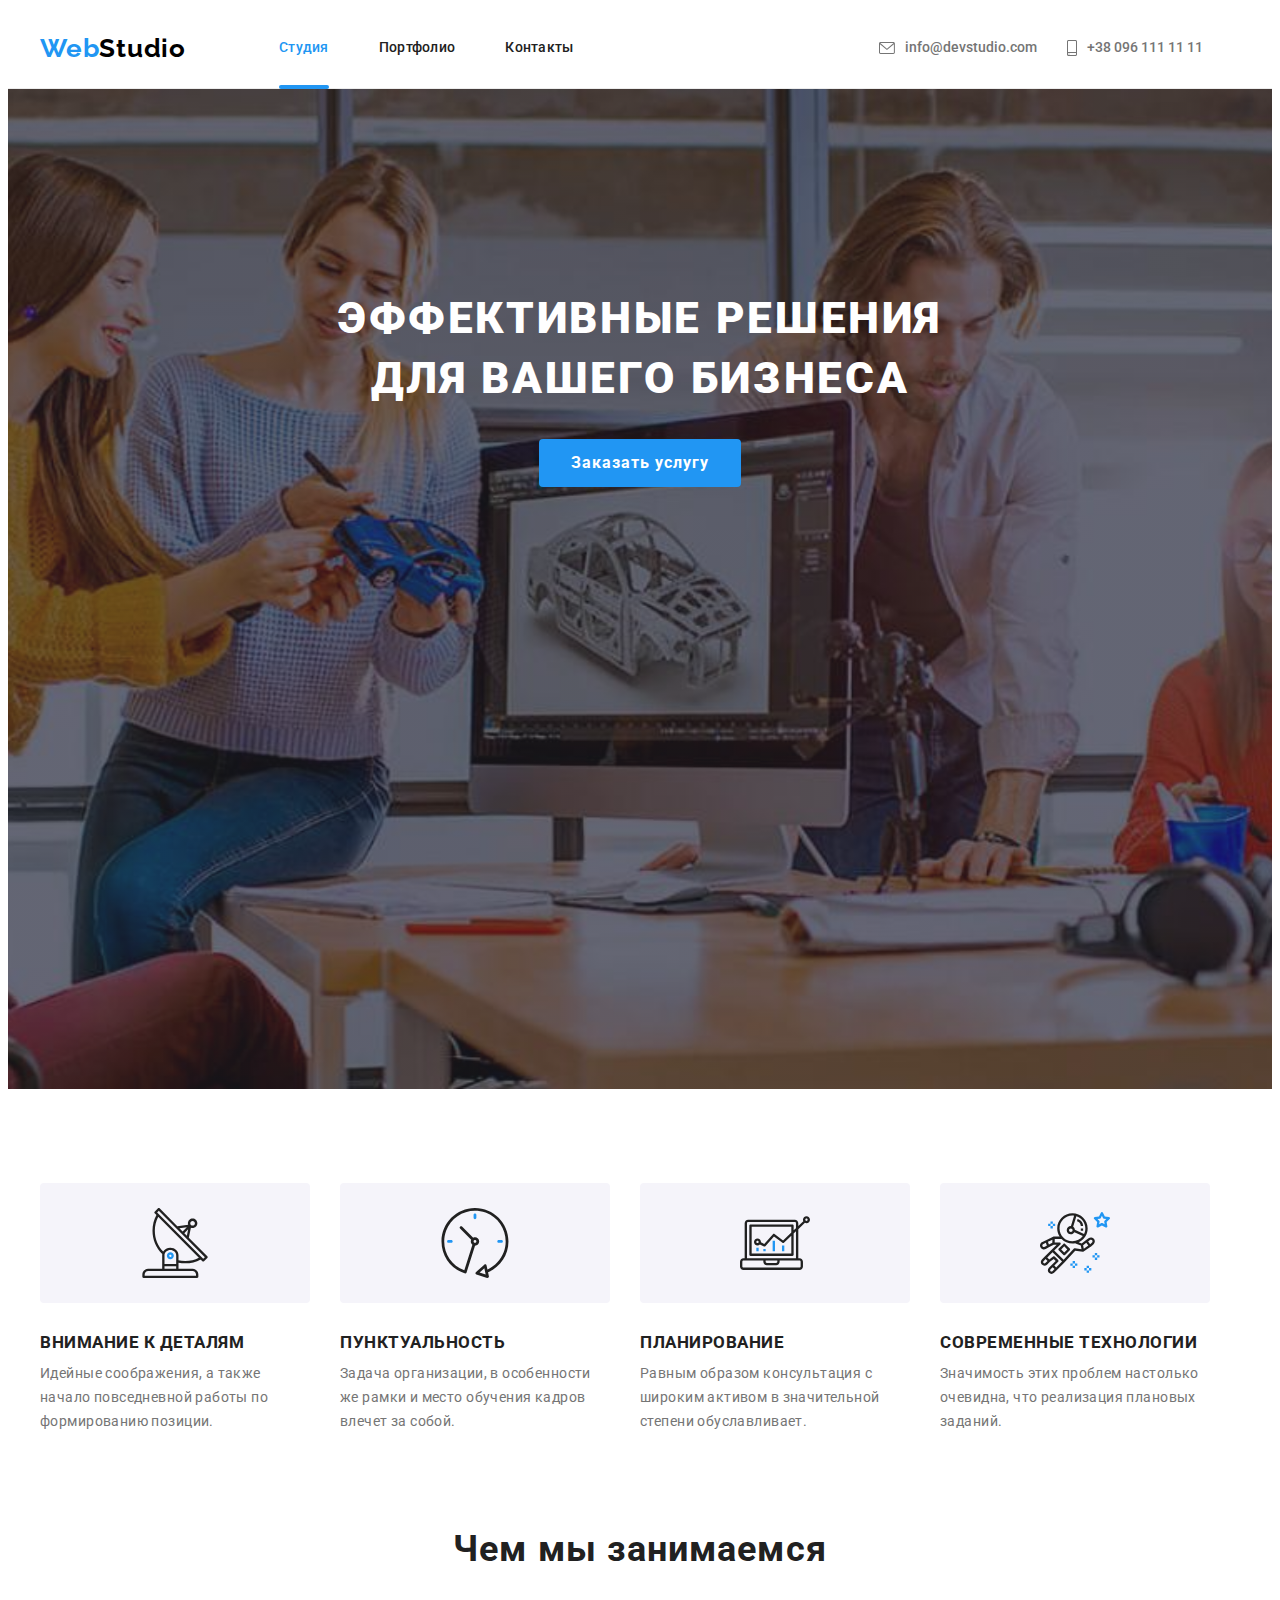
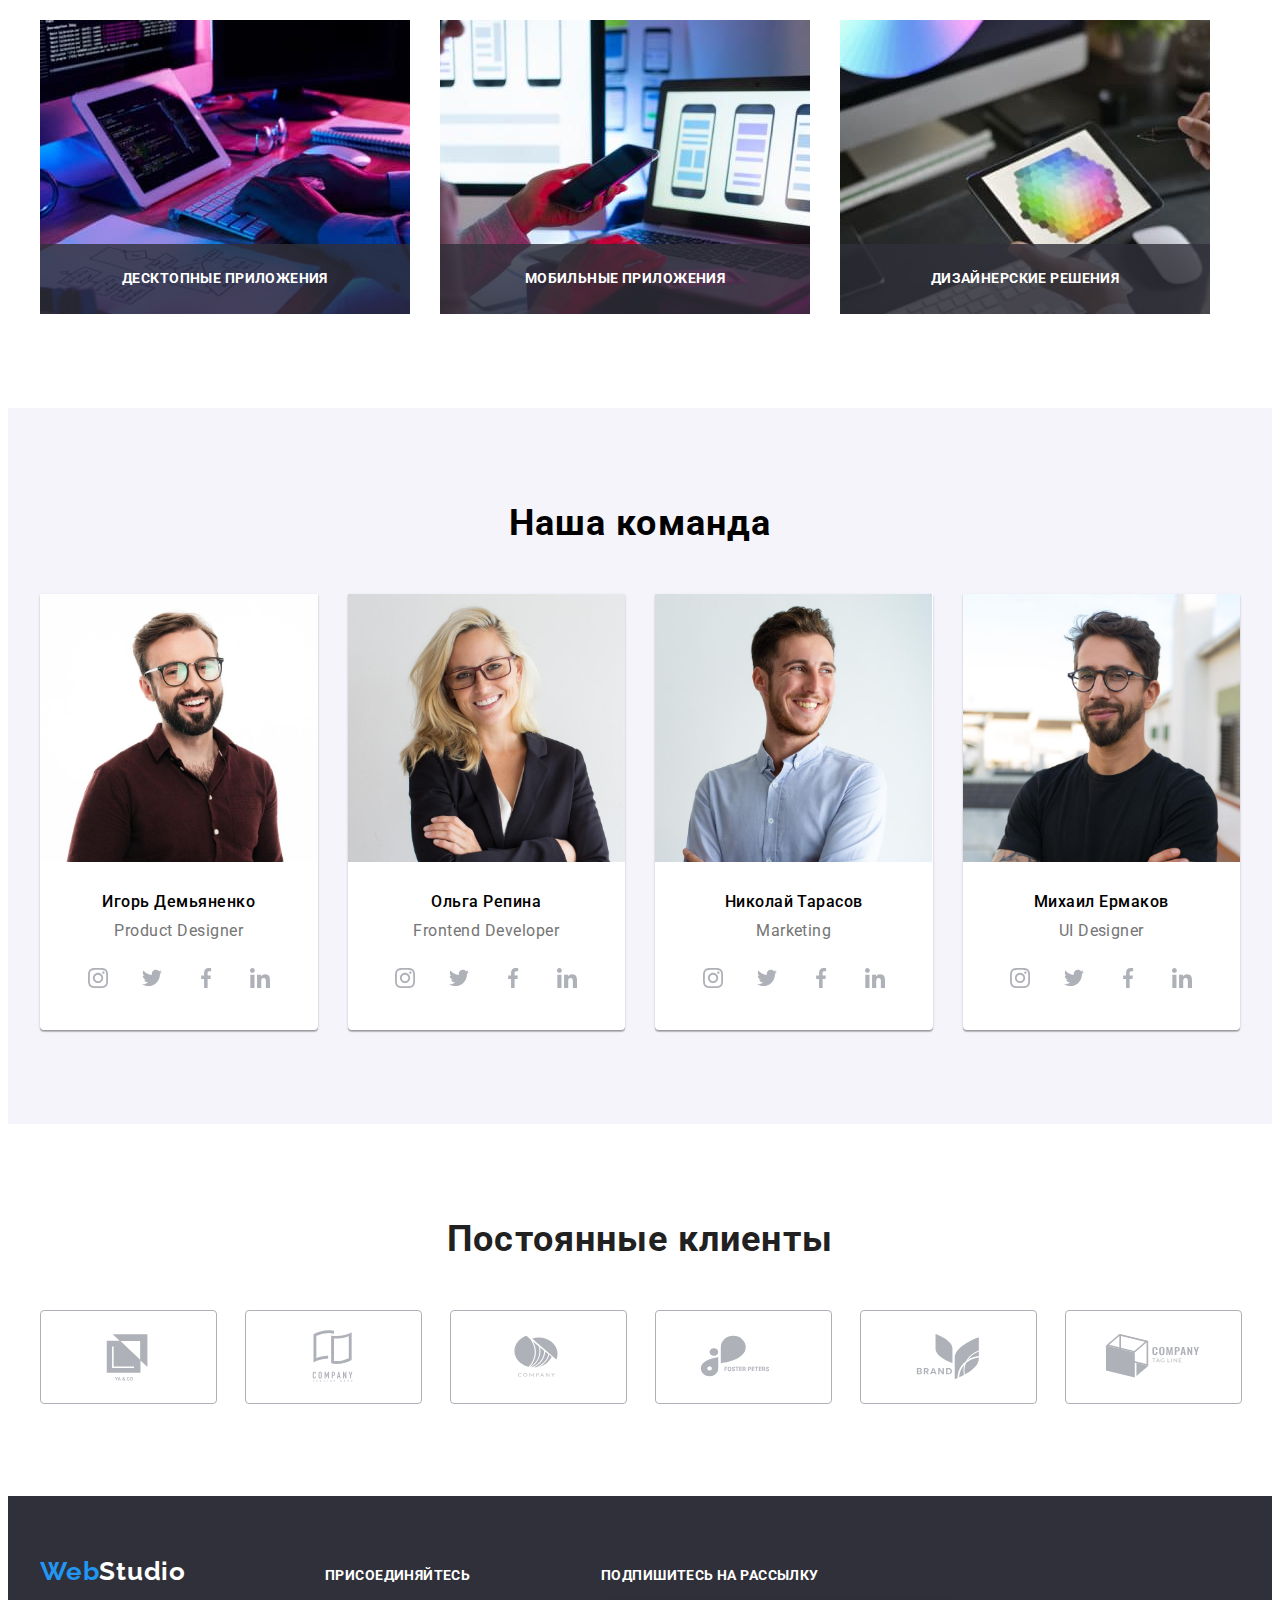
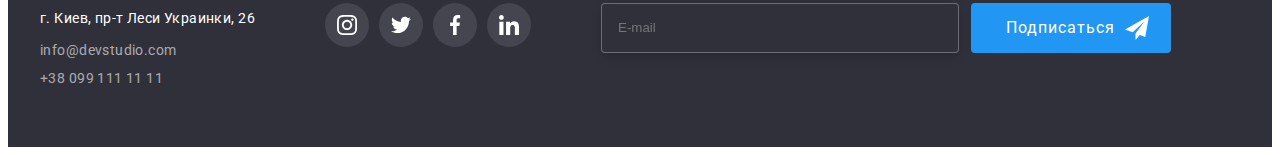
<file: index.html>
<!DOCTYPE html>
<html lang="ru">
  <head>
    <meta charset="UTF-8" />
    <meta http-equiv="X-UA-Compatible" content="IE=edge" />
    <meta name="viewport" content="width=device-width, initial-scale=1.0" />
    <link rel="preconnect" href="https://fonts.googleapis.com" />
    <link rel="preconnect" href="https://fonts.gstatic.com" crossorigin />
    <link
      href="https://fonts.googleapis.com/css2?family=Raleway:wght@400;500&family=Roboto:wght@400;500;700;900&display=swap"
      rel="stylesheet"
    />
    <link
      rel="stylesheet"
      href="https://cdnjs.cloudflare.com/ajax/libs/modern-normalize/1.1.0/modern-normalize.min.css"
      integrity="sha512-wpPYUAdjBVSE4KJnH1VR1HeZfpl1ub8YT/NKx4PuQ5NmX2tKuGu6U/JRp5y+Y8XG2tV+wKQpNHVUX03MfMFn9Q=="
      crossorigin="anonymous"
      referrerpolicy="no-referrer"
    />
    <link
      rel="stylesheet"
      href="https://cdnjs.cloudflare.com/ajax/libs/animate.css/4.1.1/animate.min.css"
    />
    <link rel="stylesheet" href="./css/main.min.css" />
    <title>WebStudio</title>
  </head>

  <body>
    <!--========================Хедер==========================-->

    <header class="header">
      <div class="container header__container">
        <!--========================Навигация==========================-->

        <nav class="navigation">
          <!--========================Лого==========================-->

          <a
            class="header__logo animate__animated animate__zoomIn"
            href="./index.html"
          >
            Web<span class="header__logo2">Studio</span></a
          >
          <!--========================Меню==========================-->

          <ul class="list menu">
            <li class="menu__item">
              <a class="link menu__link menu__link--current" href="./index.html"
                >Студия</a
              >
            </li>
            <li class="menu__item">
              <a class="link menu__link" href="./portfolio.html">Портфолио</a>
            </li>
            <li class="menu__item">
              <a class="link menu__link" href="#">Контакты</a>
            </li>
          </ul>
        </nav>

        <!--========================Контакты==========================-->

        <ul class="contacts">
          <li class="contacts__item">
            <a class="link contacts__link" href="mailto:info@devstudio.com">
              <svg class="contacts__icon" width="16px" height="12px">
                <use href="./images/sprite.svg#icon-post"></use>
              </svg>
              info@devstudio.com</a
            >
          </li>
          <li class="contacts__item">
            <a class="link contacts__link" href="tel:+380961111111"
              ><svg class="contacts__icon" width="10px" height="16px">
                <use href="./images/sprite.svg#icon-smartphone"></use>
              </svg>
              +38 096 111 11 11</a
            >
          </li>
        </ul>
      </div>
    </header>

    <main>
      <!--========================Герой==========================-->

      <section>
        <div class="hero">
          <h1 class="hero__banner">Эффективные решения для вашего бизнеса</h1>
          <button class="hero__button" type="button" data-modal-open>
            Заказать услугу
          </button>
        </div>
      </section>

      <!--========================Особенности==========================-->

      <section class="skills">
        <div class="container">
          <h2 class="visually-hidden">Особенности</h2>
          <ul class="skills__list">
            <li class="skills__item">
              <div class="skills__icon--wrap">
                <svg class="skills__icon">
                  <use href="./images/sprite.svg#icon-antenna"></use>
                </svg>
              </div>
              <h3 class="skills__title">Внимание к деталям</h3>
              <p class="skills__info">
                Идейные соображения, а также начало повседневной работы по
                формированию позиции.
              </p>
            </li>
            <li class="skills__item">
              <div class="skills__icon--wrap">
                <svg class="skills__icon">
                  <use href="./images/sprite.svg#icon-clock"></use>
                </svg>
              </div>
              <h3 class="skills__title">Пунктуальность</h3>
              <p class="skills__info">
                Задача организации, в особенности же рамки и место обучения
                кадров влечет за собой.
              </p>
            </li>
            <li class="skills__item">
              <div class="skills__icon--wrap">
                <svg class="skills__icon">
                  <use href="./images/sprite.svg#icon-diagram"></use>
                </svg>
              </div>
              <h3 class="skills__title">Планирование</h3>
              <p class="skills__info">
                Равным образом консультация с широким активом в значительной
                степени обуславливает.
              </p>
            </li>
            <li class="skills__item">
              <div class="skills__icon--wrap">
                <svg class="skills__icon">
                  <use href="./images/sprite.svg#icon-astronaut"></use>
                </svg>
              </div>
              <h3 class="skills__title">Современные технологии</h3>
              <p class="skills__info">
                Значимость этих проблем настолько очевидна, что реализация
                плановых заданий.
              </p>
            </li>
          </ul>
        </div>
      </section>

      <!--========================Наша работа==========================-->

      <section class="work">
        <div class="container">
          <h2 class="work__header">Чем мы занимаемся</h2>
          <ul class="work__list">
            <li class="work__item">
              <img src="./images/work_1.jpg" width="370" alt="занятие 1" />
              <div class="work__text--wrap">
                <p class="work__text">Десктопные приложения</p>
              </div>
            </li>
            <li class="work__item">
              <img src="./images/work_2.jpg" width="370" alt="занятие 2" />
              <div class="work__text--wrap">
                <p class="work__text">Мобильные приложения</p>
              </div>
            </li>
            <li class="work__item">
              <img src="./images/work_3.jpg" width="370" alt="занятие 3" />
              <div class="work__text--wrap">
                <p class="work__text">Дизайнерские решения</p>
              </div>
            </li>
          </ul>
        </div>
      </section>

      <!--========================Наша команда==========================-->

      <section class="team">
        <div class="container">
          <h2 class="team__header">Наша команда</h2>
          <ul class="team__list">
            <li class="team__item">
              <img src="./images/team_1.jpg" alt="Игорь" />
              <div class="team__text">
                <h3 class="team__name">Игорь Демьяненко</h3>
                <p lang="en" class="team__position">Product Designer</p>
                <ul class="social">
                  <li class="social__item">
                    <a href="#" class="social__link">
                      <svg class="social__icon">
                        <use href="./images/sprite.svg#icon-instagram"></use>
                      </svg>
                    </a>
                  </li>
                  <li class="social__item">
                    <a href="#" class="social__link">
                      <svg class="social__icon">
                        <use href="./images/sprite.svg#icon-twitter"></use>
                      </svg>
                    </a>
                  </li>
                  <li class="social__item">
                    <a href="#" class="social__link">
                      <svg class="social__icon">
                        <use href="./images/sprite.svg#icon-facebook"></use>
                      </svg>
                    </a>
                  </li>
                  <li class="social__item">
                    <a href="#" class="social__link">
                      <svg class="social__icon">
                        <use href="./images/sprite.svg#icon-linkedin"></use>
                      </svg>
                    </a>
                  </li>
                </ul>
              </div>
            </li>
            <li class="team__item">
              <img src="./images/team_2.jpg" alt="Ольга" />
              <div class="team__text">
                <h3 class="team__name">Ольга Репина</h3>
                <p lang="en" class="team__position">Frontend Developer</p>
                <ul class="social">
                  <li class="social__item">
                    <a href="#" class="social__link">
                      <svg class="social__icon">
                        <use href="./images/sprite.svg#icon-instagram"></use>
                      </svg>
                    </a>
                  </li>
                  <li class="social__item">
                    <a href="#" class="social__link">
                      <svg class="social__icon">
                        <use href="./images/sprite.svg#icon-twitter"></use>
                      </svg>
                    </a>
                  </li>
                  <li class="social__item">
                    <a href="#" class="social__link">
                      <svg class="social__icon">
                        <use href="./images/sprite.svg#icon-facebook"></use>
                      </svg>
                    </a>
                  </li>
                  <li class="social__item">
                    <a href="#" class="social__link">
                      <svg class="social__icon">
                        <use href="./images/sprite.svg#icon-linkedin"></use>
                      </svg>
                    </a>
                  </li>
                </ul>
              </div>
            </li>
            <li class="team__item">
              <img src="./images/team_3.jpg" alt="Николай" />
              <div class="team__text">
                <h3 class="team__name">Николай Тарасов</h3>
                <p lang="en" class="team__position">Marketing</p>
                <ul class="social">
                  <li class="social__item">
                    <a href="#" class="social__link">
                      <svg class="social__icon">
                        <use href="./images/sprite.svg#icon-instagram"></use>
                      </svg>
                    </a>
                  </li>
                  <li class="social__item">
                    <a href="#" class="social__link">
                      <svg class="social__icon">
                        <use href="./images/sprite.svg#icon-twitter"></use>
                      </svg>
                    </a>
                  </li>
                  <li class="social__item">
                    <a href="#" class="social__link">
                      <svg class="social__icon">
                        <use href="./images/sprite.svg#icon-facebook"></use>
                      </svg>
                    </a>
                  </li>
                  <li class="social__item">
                    <a href="#" class="social__link">
                      <svg class="social__icon">
                        <use href="./images/sprite.svg#icon-linkedin"></use>
                      </svg>
                    </a>
                  </li>
                </ul>
              </div>
            </li>
            <li class="team__item">
              <img src="./images/team_4.jpg" alt="Михаил" />
              <div class="team__text">
                <h3 class="team__name">Михаил Ермаков</h3>
                <p lang="en" class="team__position">UI Designer</p>
                <ul class="social">
                  <li class="social__item">
                    <a href="#" class="social__link">
                      <svg class="social__icon">
                        <use href="./images/sprite.svg#icon-instagram"></use>
                      </svg>
                    </a>
                  </li>
                  <li class="social__item">
                    <a href="#" class="social__link">
                      <svg class="social__icon">
                        <use href="./images/sprite.svg#icon-twitter"></use>
                      </svg>
                    </a>
                  </li>
                  <li class="social__item">
                    <a href="#" class="social__link">
                      <svg class="social__icon">
                        <use href="./images/sprite.svg#icon-facebook"></use>
                      </svg>
                    </a>
                  </li>
                  <li class="social__item">
                    <a href="#" class="social__link">
                      <svg class="social__icon">
                        <use href="./images/sprite.svg#icon-linkedin"></use>
                      </svg>
                    </a>
                  </li>
                </ul>
              </div>
            </li>
          </ul>
        </div>
      </section>

      <!--========================Постоянные клиенты==========================-->

      <section class="clients">
        <div class="container">
          <h2 class="clients__title">Постоянные клиенты</h2>
          <ul class="clients__list">
            <li class="clients__item">
              <a href="#" class="clients__link">
                <svg class="clients__icon">
                  <use href="./images/sprite.svg#icon-client1"></use>
                </svg>
              </a>
            </li>
            <li class="clients__item">
              <a href="#" class="clients__link">
                <svg class="clients__icon">
                  <use href="./images/sprite.svg#icon-client2"></use>
                </svg>
              </a>
            </li>
            <li class="clients__item">
              <a href="#" class="clients__link">
                <svg class="clients__icon">
                  <use href="./images/sprite.svg#icon-client3"></use>
                </svg>
              </a>
            </li>
            <li class="clients__item">
              <a href="#" class="clients__link">
                <svg class="clients__icon">
                  <use href="./images/sprite.svg#icon-client4"></use>
                </svg>
              </a>
            </li>
            <li class="clients__item">
              <a href="#" class="clients__link">
                <svg class="clients__icon">
                  <use href="./images/sprite.svg#icon-client5"></use>
                </svg>
              </a>
            </li>
            <li class="clients__item">
              <a href="#" class="clients__link">
                <svg class="clients__icon">
                  <use href="./images/sprite.svg#icon-client6"></use>
                </svg>
              </a>
            </li>
          </ul>
        </div>
      </section>
    </main>

    <!--========================Футер==========================-->

    <footer class="footer">
      <div class="container footer__container">
        <div class="info">
          <a class="info__logo" href="./index.html">
            Web<span class="info__logo--part2">Studio</span></a
          >
          <address>
            <p class="info__adress">г. Киев, пр-т Леси Украинки, 26</p>
            <ul>
              <li class="info__item">
                <a class="info__mailtel" href="mailto:info@example.com"
                  >info@devstudio.com</a
                >
              </li>
              <li class="info__item">
                <a class="info__mailtel" href="tel:+380991111111"
                  >+38 099 111 11 11</a
                >
              </li>
            </ul>
          </address>
        </div>

        <!--========================Присоединяйтесь==========================-->

        <div class="join">
          <p class="join__title">присоединяйтесь</p>
          <ul class="join__list">
            <li class="join__item">
              <a href="#" class="social__link join__link">
                <svg class="join__icon">
                  <use href="./images/sprite.svg#icon-instagram"></use>
                </svg>
              </a>
            </li>
            <li class="join__item">
              <a href="#" class="social__link join__link">
                <svg class="join__icon">
                  <use href="./images/sprite.svg#icon-twitter"></use>
                </svg>
              </a>
            </li>
            <li class="join__item">
              <a href="#" class="social__link join__link">
                <svg class="join__icon">
                  <use href="./images/sprite.svg#icon-facebook"></use>
                </svg>
              </a>
            </li>
            <li class="join__item">
              <a href="#" class="social__link join__link">
                <svg class="join__icon">
                  <use href="./images/sprite.svg#icon-linkedin"></use>
                </svg>
              </a>
            </li>
          </ul>
        </div>

        <!--========================Рассылка==========================-->
        <div class="mailing">
          <p class="mailing__title">Подпишитесь на рассылку</p>
          <div class="mailing__forms">
            <label for="mailing">
              <input
                class="mailing__sending"
                id="mailing"
                type="email"
                name="mailing"
                placeholder="E-mail"
              />
            </label>
            <button class="mailing__button" type="submit">
              <span class="mailing__button--text">Подписаться</span>
              <svg class="mailing__button--icon">
                <use href="./images/sprite.svg#icon-send"></use>
              </svg>
            </button>
          </div>
        </div>
      </div>
    </footer>
    <!--========================Модалка==========================-->

    <div class="backdrop is-hidden" data-modal>
      <div class="modal">
        <button type="button" class="modal__button" data-modal-close>
          <svg class="modal__close--icon" width="18" height="18">
            <use href="./images/sprite.svg#icon-close"></use>
          </svg>
        </button>

        <form action="#" class="modal__form">
          <p class="modal__form--head">
            Оставьте свои данные, мы вам перезвоним
          </p>

          <label for="user-name" class="modal__form--field margin"
            >Имя
            <span class="modal__form--wraper">
              <input
                id="user-name"
                type="text"
                class="modal__form--input"
                name="user-name"
                minlength="2"
                pattern="[a-zA-Zа-яёА-ЯЁ]+"
                title="Имя должно
              содержать символы кирилицы или латиницы"
                required
              />
              <svg class="modal__form--icon">
                <use href="../images/sprite.svg#icon-person-modal"></use>
              </svg>
            </span>
          </label>

          <label for="user-tell" class="modal__form--field margin"
            >Телефон
            <span class="modal__form--wraper">
              <input
                id="user-tell"
                type="tel"
                class="modal__form--input"
                name="user-tell"
                pattern="[0-9]{3}-[0-9]{3}-[0-9]{2}-[0-9]{2}"
                title="099-000-00-00"
              />
              <svg class="modal__form--icon">
                <use href="./images/sprite.svg#icon-phone-modal"></use>
              </svg>
            </span>
          </label>

          <label for="user-email" class="modal__form--field margin"
            >Почта
            <span class="modal__form--wraper">
              <input
                id="user-email"
                type="email"
                class="modal__form--input"
                name="user-email"
              />
              <svg class="modal__form--icon">
                <use href="./images/sprite.svg#icon-email-modal"></use>
              </svg>
            </span>
          </label>

          <label for="user-messege" class="modal__form--field margin--2"
            >Комментарий
            <textarea
              id="user-messege"
              class="modal__form--message"
              name="user-messege"
              placeholder="Введите текст"
            ></textarea>
          </label>

          <input
            type="checkbox"
            id="accept-policy"
            class="modal__form--checkbox visually-hidden"
          />
          <label for="accept-policy" class="modal__form--accept"
            >Соглашаюсь с рассылкой и принимаю&nbsp;
            <a href="#" class="modal__form--acceptlink">Условия договора</a>
          </label>

          <button class="modal__form--sendbutton button" type="submit">
            Отправить
          </button>
        </form>
      </div>
    </div>
    <script src="./js/modal.js"></script>
  </body>
</html>
</file>
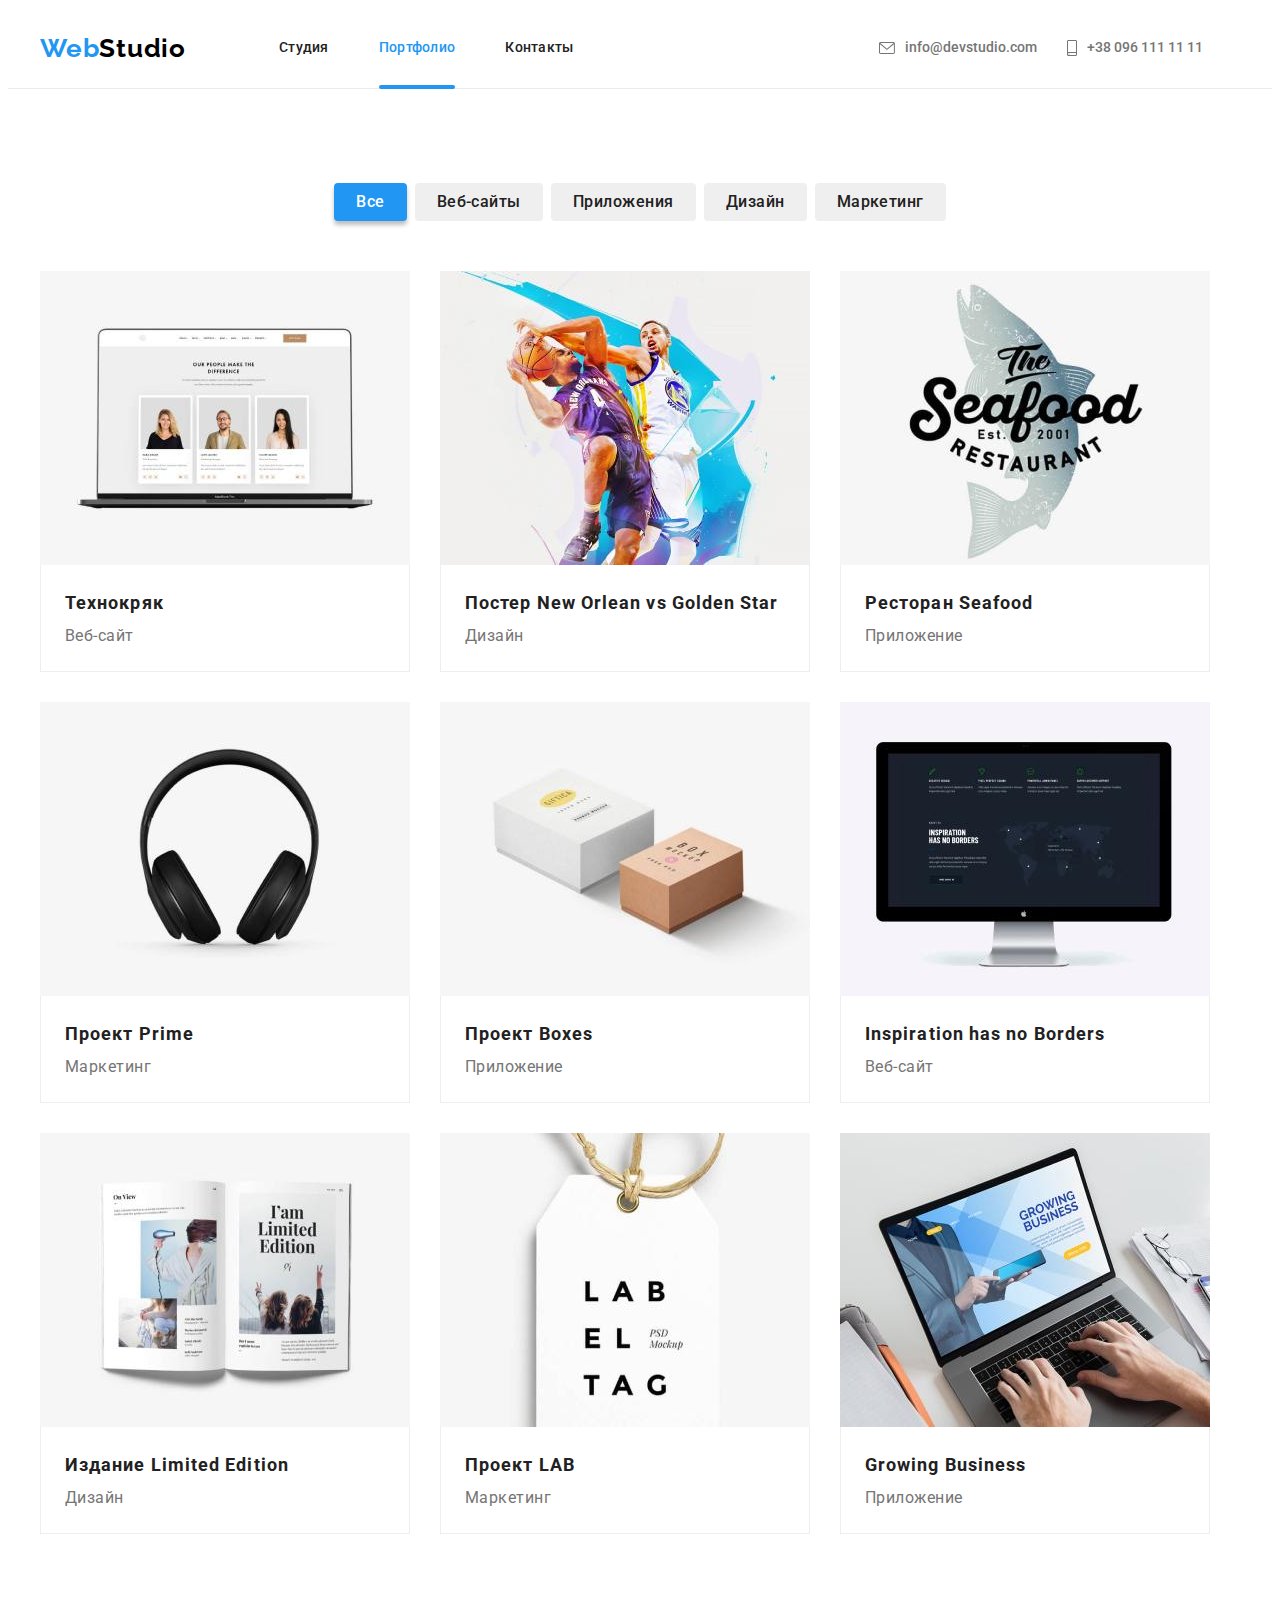
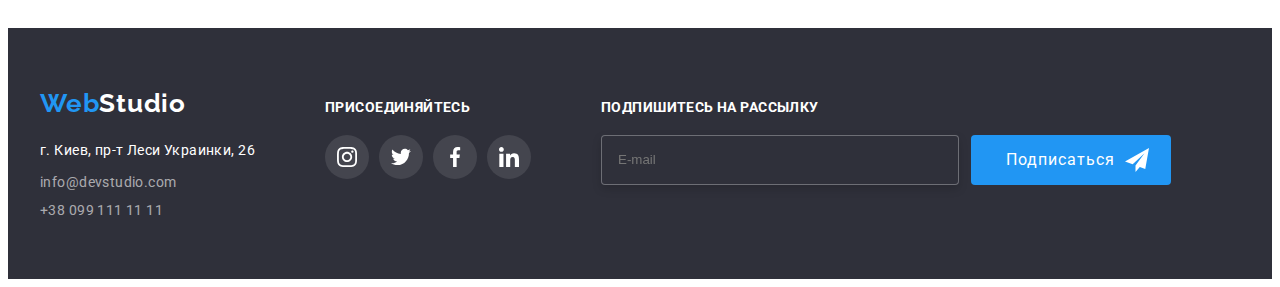
<file: portfolio.html>
<!DOCTYPE html>
<html lang="ru">
  <head>
    <meta charset="UTF-8" />
    <meta http-equiv="X-UA-Compatible" content="IE=edge" />
    <meta name="viewport" content="width=device-width, initial-scale=1.0" />
    <link rel="preconnect" href="https://fonts.googleapis.com" />
    <link rel="preconnect" href="https://fonts.gstatic.com" crossorigin />
    <link
      href="https://fonts.googleapis.com/css2?family=Raleway:wght@400;500&family=Roboto:wght@400;500;700;900&display=swap"
      rel="stylesheet"
    />
    <link
      rel="stylesheet"
      href="https://cdnjs.cloudflare.com/ajax/libs/modern-normalize/1.1.0/modern-normalize.min.css"
      integrity="sha512-wpPYUAdjBVSE4KJnH1VR1HeZfpl1ub8YT/NKx4PuQ5NmX2tKuGu6U/JRp5y+Y8XG2tV+wKQpNHVUX03MfMFn9Q=="
      crossorigin="anonymous"
      referrerpolicy="no-referrer"
    />
    <link
      rel="stylesheet"
      href="https://cdnjs.cloudflare.com/ajax/libs/animate.css/4.1.1/animate.min.css"
    />
    <link rel="stylesheet" href="./css/main.min.css" />
    <title>Portfolio</title>
  </head>

  <body>
    <!--========================Хедер==========================-->

    <header class="header">
      <div class="container header__container">
        <!--========================Навигация==========================-->

        <nav class="navigation">
          <!--========================Лого==========================-->

          <a
            class="header__logo animate__animated animate__zoomIn"
            href="./index.html"
          >
            Web<span class="header__logo2">Studio</span></a
          >
          <!--========================Меню==========================-->

          <ul class="list menu">
            <li class="menu__item">
              <a class="link menu__link" href="./index.html">Студия</a>
            </li>
            <li class="menu__item">
              <a
                class="link menu__link menu__link--current"
                href="./portfolio.html"
                >Портфолио</a
              >
            </li>
            <li class="menu__item">
              <a class="link menu__link" href="#">Контакты</a>
            </li>
          </ul>
        </nav>
        <!--========================Контакты==========================-->
        <ul class="contacts">
          <li class="contacts__item">
            <a class="link contacts__link" href="mailto:info@devstudio.com">
              <svg class="contacts__icon" width="16px" height="12px">
                <use href="./images/sprite.svg#icon-post"></use>
              </svg>
              info@devstudio.com</a
            >
          </li>
          <li class="contacts__item">
            <a class="link contacts__link" href="tel:+380961111111"
              ><svg class="contacts__icon" width="10px" height="16px">
                <use href="./images/sprite.svg#icon-smartphone"></use>
              </svg>
              +38 096 111 11 11</a
            >
          </li>
        </ul>
      </div>
    </header>
    <!--========================Портфолио==========================-->
    <main>
      <section class="portfolio">
        <div class="container">
          <!--========================Фильтр работ==========================-->
          <h1 class="visually-hidden">Портфолио</h1>

          <ul class="filter">
            <li class="filter__item">
              <button
                class="filter__button, filter__button--active button"
                type="button"
              >
                Все
              </button>
            </li>
            <li class="filter__item">
              <button class="filter__button button" type="button">
                Веб-сайты
              </button>
            </li>
            <li class="filter__item">
              <button class="filter__button button" type="button">
                Приложения
              </button>
            </li>
            <li class="filter__item">
              <button class="filter__button button" type="button">
                Дизайн
              </button>
            </li>
            <li class="filter__item">
              <button class="filter__button button" type="button">
                Маркетинг
              </button>
            </li>
          </ul>

          <!--========================Портфолио==========================-->

          <ul class="portfolio__list">
            <li class="portfolio__item">
              <a href="#" class="portfolio__link">
                <div class="portfolio__link--wrap">
                  <img src="./images/prj1.jpg" alt="Технокряк" />
                  <p class="portfolio__img--text">
                    Технокряк это современная площадка распространения
                    коронавируса. Компании используют эту платформу для
                    цифрового шпионажа и атак на защищённые сервера конкурентов.
                  </p>
                </div>
                <div class="project">
                  <h2 class="project__title">Технокряк</h2>
                  <p class="project__text">Веб-сайт</p>
                </div>
              </a>
            </li>
            <li class="portfolio__item">
              <a href="#" class="portfolio__link">
                <div class="portfolio__link--wrap">
                  <img
                    src="./images/prj2.jpg"
                    width="370"
                    alt="New Orlean vs Golden Star"
                  />
                  <p class="portfolio__img--text">
                    Lorem ipsum dolor sit amet consectetur adipisicing elit.
                    Animi amet similique aspernatur unde sequi sint tenetur
                    exercitationem veritatis iusto, quis quia officiis ab
                    laudantium quae. Perspiciatis rem voluptates vitae incidunt!
                  </p>
                </div>
                <div class="project">
                  <h2 class="project__title">
                    Постер New Orlean vs Golden Star
                  </h2>
                  <p class="project__text">Дизайн</p>
                </div>
              </a>
            </li>
            <li class="portfolio__item">
              <a href="#" class="portfolio__link">
                <div class="portfolio__link--wrap">
                  <img
                    src="./images/prj3.jpg"
                    width="370"
                    alt="Ресторан Seafood"
                  />
                  <p class="portfolio__img--text">
                    Lorem ipsum dolor sit amet consectetur adipisicing elit.
                    Animi amet similique aspernatur unde sequi sint tenetur
                    exercitationem veritatis iusto, quis quia officiis ab
                    laudantium quae. Perspiciatis rem voluptates vitae incidunt!
                  </p>
                </div>
                <div class="project">
                  <h2 class="project__title">Ресторан Seafood</h2>
                  <p class="project__text">Приложение</p>
                </div>
              </a>
            </li>
            <li class="portfolio__item">
              <a href="#" class="portfolio__link">
                <div class="portfolio__link--wrap">
                  <img src="./images/prj4.jpg" width="370" alt="Проект Prime" />
                  <p class="portfolio__img--text">
                    Lorem ipsum dolor sit amet consectetur adipisicing elit.
                    Animi amet similique aspernatur unde sequi sint tenetur
                    exercitationem veritatis iusto, quis quia officiis ab
                    laudantium quae. Perspiciatis rem voluptates vitae incidunt!
                  </p>
                </div>
                <div class="project">
                  <h2 class="project__title">Проект Prime</h2>
                  <p class="project__text">Маркетинг</p>
                </div>
              </a>
            </li>
            <li class="portfolio__item">
              <a href="#" class="portfolio__link">
                <div class="portfolio__link--wrap">
                  <img src="./images/prj5.jpg" width="370" alt="Проект Boxes" />
                  <p class="portfolio__img--text">
                    Lorem ipsum dolor sit amet consectetur adipisicing elit.
                    Animi amet similique aspernatur unde sequi sint tenetur
                    exercitationem veritatis iusto, quis quia officiis ab
                    laudantium quae. Perspiciatis rem voluptates vitae incidunt!
                  </p>
                </div>
                <div class="project">
                  <h2 class="project__title">Проект Boxes</h2>
                  <p class="project__text">Приложение</p>
                </div>
              </a>
            </li>
            <li class="portfolio__item">
              <a href="#" class="portfolio__link">
                <div class="portfolio__link--wrap">
                  <img
                    src="./images/prj6.jpg"
                    width="370"
                    alt="Inspiration has no Borders"
                  />
                  <p class="portfolio__img--text">
                    Lorem ipsum dolor sit amet consectetur adipisicing elit.
                    Animi amet similique aspernatur unde sequi sint tenetur
                    exercitationem veritatis iusto, quis quia officiis ab
                    laudantium quae. Perspiciatis rem voluptates vitae incidunt!
                  </p>
                </div>
                <div class="project">
                  <h2 class="project__title">Inspiration has no Borders</h2>
                  <p class="project__text">Веб-сайт</p>
                </div>
              </a>
            </li>
            <li class="portfolio__item">
              <a href="#" class="portfolio__link">
                <div class="portfolio__link--wrap">
                  <img
                    src="./images/prj7.jpg"
                    width="370"
                    alt="Издание Limited Edition"
                  />
                  <p class="portfolio__img--text">
                    Lorem ipsum dolor sit amet consectetur adipisicing elit.
                    Animi amet similique aspernatur unde sequi sint tenetur
                    exercitationem veritatis iusto, quis quia officiis ab
                    laudantium quae. Perspiciatis rem voluptates vitae incidunt!
                  </p>
                </div>
                <div class="project">
                  <h2 class="project__title">Издание Limited Edition</h2>
                  <p class="project__text">Дизайн</p>
                </div>
              </a>
            </li>
            <li class="portfolio__item">
              <a href="#" class="portfolio__link">
                <div class="portfolio__link--wrap">
                  <img src="./images/prj8.jpg" width="370" alt="Проект LAB" />
                  <p class="portfolio__img--text">
                    Lorem ipsum dolor sit amet consectetur adipisicing elit.
                    Animi amet similique aspernatur unde sequi sint tenetur
                    exercitationem veritatis iusto, quis quia officiis ab
                    laudantium quae. Perspiciatis rem voluptates vitae incidunt!
                  </p>
                </div>
                <div class="project">
                  <h2 class="project__title">Проект LAB</h2>
                  <p class="project__text">Маркетинг</p>
                </div>
              </a>
            </li>
            <li class="portfolio__item">
              <a href="#" class="portfolio__link">
                <div class="portfolio__link--wrap">
                  <img
                    src="./images/prj9.jpg"
                    width="370"
                    alt="Growing Business"
                  />
                  <p class="portfolio__img--text">
                    Lorem ipsum dolor sit amet consectetur adipisicing elit.
                    Animi amet similique aspernatur unde sequi sint tenetur
                    exercitationem veritatis iusto, quis quia officiis ab
                    laudantium quae. Perspiciatis rem voluptates vitae incidunt!
                  </p>
                </div>
                <div class="project">
                  <h2 class="project__title">Growing Business</h2>
                  <p class="project__text">Приложение</p>
                </div>
              </a>
            </li>
          </ul>
        </div>
      </section>
    </main>
    <!--========================Футер==========================-->

    <footer class="footer">
      <div class="container footer__container">
        <div class="info">
          <a class="info__logo" href="./index.html">
            Web<span class="info__logo--part2">Studio</span></a
          >
          <address>
            <p class="info__adress">г. Киев, пр-т Леси Украинки, 26</p>
            <ul>
              <li class="info__item">
                <a class="info__mailtel" href="mailto:info@example.com"
                  >info@devstudio.com</a
                >
              </li>
              <li class="info__item">
                <a class="info__mailtel" href="tel:+380991111111"
                  >+38 099 111 11 11</a
                >
              </li>
            </ul>
          </address>
        </div>

        <!--========================Присоединяйтесь==========================-->

        <div class="join">
          <p class="join__title">присоединяйтесь</p>
          <ul class="join__list">
            <li class="join__item">
              <a href="#" class="social__link join__link">
                <svg class="join__icon">
                  <use href="./images/sprite.svg#icon-instagram"></use>
                </svg>
              </a>
            </li>
            <li class="join__item">
              <a href="#" class="social__link join__link">
                <svg class="join__icon">
                  <use href="./images/sprite.svg#icon-twitter"></use>
                </svg>
              </a>
            </li>
            <li class="join__item">
              <a href="#" class="social__link join__link">
                <svg class="join__icon">
                  <use href="./images/sprite.svg#icon-facebook"></use>
                </svg>
              </a>
            </li>
            <li class="join__item">
              <a href="#" class="social__link join__link">
                <svg class="join__icon">
                  <use href="./images/sprite.svg#icon-linkedin"></use>
                </svg>
              </a>
            </li>
          </ul>
        </div>

        <!--========================Рассылка==========================-->
        <div class="mailing">
          <p class="mailing__title">Подпишитесь на рассылку</p>
          <div class="mailing__forms">
            <label for="mailing">
              <input
                class="mailing__sending"
                id="mailing"
                type="email"
                name="mailing"
                placeholder="E-mail"
              />
            </label>
            <button class="mailing__button" type="submit">
              <span class="mailing__button--text">Подписаться</span>
              <svg class="mailing__button--icon">
                <use href="./images/sprite.svg#icon-send"></use>
              </svg>
            </button>
          </div>
        </div>
      </div>
    </footer>
  </body>
</html>
</file>
<file: css/main.min.css>
:root{--fist-text-color: #2196f3;--second-text-color: #212121;--third-text-color: #ffffff;--general-text-color: #757575;--footer-nav-text-color: rgba(255, 255, 255, 0.6);--fifth-color: #000000;--first-background-color: #c4c4c4;--second-background-color: #2f303a;--team-background-color: #f5f4fa;--head-button-hover-backgr: #188ce8;--icon-text-color: #afb1b8;--footer-second-bgc: rgba(255, 255, 255, 0.1);--work-bg-color: rgba(47, 48, 58, 0.8);--delay-time: 250ms;--cubic-1: cubic-bezier(0.4, 0, 0.2, 1)}.visually-hidden{position:absolute !important;clip:rect(1px 1px 1px 1px);clip:rect(1px, 1px, 1px, 1px);padding:0 !important;border:0 !important;height:1px !important;width:1px !important;overflow:hidden}body{font-family:"Roboto", sans-serif;background-color:var(--third-text-color)}p,h1,h2,h3,h4,h5,h6{margin:0}ul{margin:0;padding:0;list-style-type:none}li{margin:0;padding:0;list-style-type:none}button{font-family:"Roboto", sans-serif;cursor:pointer;border:none;border-radius:4px}a{text-decoration:none;color:inherit}link{text-decoration:none}img{display:block;max-width:100%;height:auto}.list{list-style:none}.container{width:1200px;padding-left:15px;padding-right:15px;margin-top:0;margin-right:auto;margin-bottom:0;margin-left:auto}.header__logo{display:block;margin-right:93px;padding-top:24px;padding-bottom:24px;font-family:Raleway;font-weight:700;font-size:26px;line-height:1.19;letter-spacing:0.03em;color:var(--fist-text-color)}.header__logo2{color:var(--fifth-color)}.info__logo{display:block;margin-bottom:20px;font-family:Raleway;font-weight:700;font-size:26px;line-height:1.19;letter-spacing:0.03em;color:var(--fist-text-color)}.info__logo--part2{color:var(--third-text-color)}.modal__button{border:1px solid #999999;background-color:transparent;width:30px;height:30px;border-radius:50%;position:absolute;top:10px;right:10px;display:flex;align-items:center;justify-content:center;transition:color var(--delay-time) var(--cubic-1)}.modal__button:hover,.modal__button:focus{color:var(--fist-text-color);transition:color var(--delay-time) var(--cubic-1)}.backdrop{width:100vw;height:100vh;background-color:rgba(0,0,0,0.2);box-shadow:0px 4px 4px rgba(0,0,0,0.25);position:fixed;top:0;transition:opacity var(--delay-time) var(--cubic-1),visibility var(--delay-time) var(--cubic-1)}.backdrop.is-hidden{opacity:0;pointer-events:none}.modal{position:absolute;width:528px;min-height:584px;padding:40px;background-color:var(--third-text-color);box-shadow:0px 1px 3px rgba(0,0,0,0.12),0px 1px 1px rgba(0,0,0,0.14),0px 2px 1px rgba(0,0,0,0.2);border-radius:4px;top:50%;left:50%;transform:translate(-50%, -50%) rotate(0deg);transition:transform var(--delay-time) var(--cubic-1)}.backdrop.is-hidden .modal{transform:rotate(-20deg);transition:transform var(--delay-time) var(--cubic-1)}.modal__close--icon{fill:currentColor}.modal__form{display:flex;flex-direction:column}.modal__form--head{margin-bottom:12px;font-size:20px;font-weight:700;line-height:23px;text-align:center;letter-spacing:0.03em;color:var(--second-text-color)}.modal__form--field{font-size:12px;font-weight:400;line-height:14px;letter-spacing:0.1em;color:var(--general-text-color)}.modal__form--field.margin{margin-bottom:10px}.modal__form--field.margin--2{margin-bottom:20px}.modal__form--wraper{display:block;position:relative;margin-top:4px}.modal__form--input{width:100%;height:40px;padding-left:42px;border:1px solid rgba(33,33,33,0.2);border-radius:4px;transition:border-color var(--delay-time) var(--cubic-1)}.modal__form--input:focus{outline:none;border-color:var(--fist-text-color);transition:border-color var(--delay-time) var(--cubic-1)}.modal__form--icon{position:absolute;display:block;top:50%;left:12px;width:18px;height:18px;transform:translateY(-50%);transition:fill var(--delay-time) var(--cubic-1)}.modal__form--icon:focus+.modal__form--icon{fill:var(--fist-text-color);transition:fill var(--delay-time) var(--cubic-1)}.modal__form--message{width:100%;height:120px;margin-top:4px;padding:12px 16px;border:1px solid rgba(33,33,33,0.2);border-radius:4px;resize:none;transition:border-color var(--delay-time) var(--cubic-1)}.modal__form--message:focus{outline:none;border-color:var(--fist-text-color);transition:border-color var(--delay-time) var(--cubic-1)}.modal__form--message::placeholder{color:rgba(117,117,117,0.5)}.modal__form--accept{display:flex;align-items:center;justify-content:center;font-size:14px;line-height:1.71;letter-spacing:0.03em;margin-bottom:30px;color:var(--general-text-color)}.modal__form--accept::before{display:block;margin-right:8px;content:"";width:16px;height:15px;border:1px solid var(--second-text-color);cursor:pointer;border-radius:2px}.modal__form--checkbox:checked+.modal__form--accept::before{background-color:var(--fist-text-color);box-shadow:inset 0px 4px 4px rgba(0,0,0,0.25);background-image:url(../images/Vector.svg);background-repeat:no-repeat;background-size:cover;background-position:center;border-radius:2px;border:1px solid var(--fist-text-color)}.modal__form--checkbox:checked+.modal__form--accept::before:focus+.modal__form--accept::before{outline:2px solid var(--second-background-color)}.modal__form--acceptlink:hover,.modal__form--acceptlink:focus{color:var(--fist-text-color);text-decoration-line:underline}.modal__form--sendbutton{display:inline-flex;align-items:center;text-align:center;justify-content:center;align-self:center;width:200px;height:50px;background-color:var(--fist-text-color);color:var(--third-text-color);font-size:16px;line-height:1.87;letter-spacing:0.06em}.social{display:flex;justify-content:center}.social__item{width:44px;height:44px;margin-right:10px}.social__item:last-child{margin-right:0px}.social__link{width:100%;height:100%;border-radius:50%;background-color:var(--third-text-color);display:flex;align-items:center;justify-content:center;transition:background-color var(--delay-time) var(--cubic-1)}.social__link:hover,.social__link:focus{background-color:var(--fist-text-color);transition:background-color var(--delay-time) var(--cubic-1)}.social__link:hover .social__icon,.social__link:focus .social__icon{fill:var(--third-text-color);transition:fill var(--delay-time) var(--cubic-1)}.social__icon{width:20px;height:20px;fill:var(--icon-text-color);transition:fill var(--delay-time) var(--cubic-1)}.join{margin-right:70px}.join__title{margin-bottom:20px;font-weight:700;font-size:14px;line-height:calc(16 / 14);letter-spacing:0.03em;text-transform:uppercase;color:var(--third-text-color)}.join__list{display:flex}.join__item{width:44px;height:44px;margin-right:10px}.join__item:last-child{margin-right:0px}.join__link{background-color:var(--footer-second-bgc);width:100%;height:100%;border-radius:50%;display:flex;align-items:center;justify-content:center}.join__link:hover,.join__link:focus{background-color:var(--fist-text-color);transition:background-color var(--delay-time) var(--cubic-1)}.join__icon{width:20px;height:20px;fill:var(--third-text-color);transition:background-color var(--delay-time) var(--cubic-1)}.mailing{margin-right:auto}.mailing__title{margin:0 0 20px 0;font-weight:700;font-size:14px;line-height:calc(16 / 14);letter-spacing:0.03em;text-transform:uppercase;color:var(--third-text-color)}.mailing__forms{display:flex;align-items:center;justify-content:center}.mailing__sending{display:flex;height:50px;width:358px;padding:15px 0 15px 16px;margin-right:12px;border:1px solid rgba(255,255,255,0.3);box-sizing:border-box;filter:drop-shadow(0px 4px 4px rgba(0,0,0,0.15));border-radius:4px;color:var(--first-background-color);background-color:var(--second-background-color)}.mailing__button{display:flex;height:50px;width:200px;display:flex;align-items:center;text-align:center;color:#ffffff;background-color:var(--fist-text-color)}.mailing__button--text{padding:10px 10px 10px 29px;font-size:16px;line-height:1, 87;letter-spacing:0.06em}.mailing__button--icon{height:24px;width:24px}.header{background-color:var(--third-text-color);border-bottom:1px solid;color:#ececec}.header__container{display:flex;align-items:center}.navigation{display:flex;align-items:center;margin-right:305px}.menu{display:flex}.menu__item:not(:last-child){margin-right:50px}.menu__link{display:block;position:relative;padding-top:32px;padding-bottom:32px;font-weight:500;font-size:14px;line-height:1.14;letter-spacing:0.02em;color:var(--second-text-color);transition:color var(--delay-time) var(--cubic-1)}.menu__link:hover,.menu__link:focus{color:var(--fist-text-color);transition:color var(--delay-time) var(--cubic-1)}.menu__link--current{display:block;font-weight:500;font-size:14px;line-height:1.14;letter-spacing:0.02em;color:var(--fist-text-color)}.menu__link--current::after{content:"";position:absolute;left:0;bottom:-1px;display:block;width:100%;height:4px;border-radius:2px;background-color:var(--fist-text-color);transform:scaleX(1)}.contacts{display:flex;align-items:center;font-weight:500;font-size:14px;line-height:1.71px;color:var(--general-text-color)}.contacts__item:not(:last-child){margin-right:30px}.contacts__link{display:flex;align-items:center;padding-top:32px;padding-bottom:32px;transition:color var(--delay-time) var(--cubic-1)}.contacts__link:hover,.contacts__link:focus{transition:color var(--delay-time) var(--cubic-1);color:var(--fist-text-color)}.contacts__link:hover .contacts__icon,.contacts__link:focus .contacts__icon{fill:var(--fist-text-color);transition:fill var(--delay-time) var(--cubic-1)}.contacts__icon{margin-right:10px;fill:var(--general-text-color);transition:fill var(--delay-time) var(--cubic-1)}.hero{max-width:1600px;height:600px;padding:200px 0;text-align:center;margin-top:0;margin-right:auto;margin-bottom:0;margin-left:auto;background-color:var(--first-background-color);background-image:linear-gradient(rgba(47,48,58,0.4), rgba(47,48,58,0.4)),url(../images/hero-bg.jpg);background-repeat:no-repeat;background-size:cover;background-position:center}.hero__banner{width:696px;margin:0 auto;margin-bottom:30px;text-align:center;text-transform:uppercase;color:var(--third-text-color);font-weight:900;font-size:44px;line-height:1.36;letter-spacing:0.06em}.hero__button{display:inline-flex;align-items:center;padding-top:10px;padding-right:32px;padding-bottom:10px;padding-left:32px;background-color:var(--fist-text-color);color:var(--third-text-color);font-weight:700;font-size:16px;line-height:1.8;letter-spacing:0.06em;font-family:inherit;transition:background-color var(--delay-time) var(--cubic-1)}.hero__button:hover,.hero__button:focus{background-color:var(--head-button-hover-backgr);transition:background-color var(--delay-time) var(--cubic-1)}.skills{padding-top:94px;padding-bottom:94px}.skills__list{display:flex}.skills__item{width:270px}.skills__item:not(:last-child){margin-right:30px}.skills__icon--wrap{display:flex;min-height:120px;justify-content:center;align-items:center;margin-bottom:30px;border-radius:4px;background-color:var(--team-background-color)}.skills__icon{width:70px;height:70px}.skills__title{text-transform:uppercase;margin-bottom:10px;color:var(--second-text-color);font-weight:700;font-size:17px;line-height:1.14;letter-spacing:0.03em}.skills__info{color:var(--general-text-color);font-weight:400;font-size:14px;line-height:1.71;letter-spacing:0.03em}.work{padding-bottom:94px}.work__header{color:var(--second-text-color);margin-bottom:50px;text-align:center;font-weight:bold;font-size:36px;line-height:1.17;letter-spacing:0.03em}.work__list{display:flex}.work__item{margin-right:30px;width:370px;position:relative}.work__item:nth-child(3n){margin-right:0}.work__text--wrap{display:flex;width:100%;height:70px;justify-content:center;align-items:center;position:absolute;bottom:0;background-color:var(--work-bg-color)}.work__text{font-size:14px;line-height:1.14;font-weight:700;text-transform:uppercase;letter-spacing:0.03em;color:var(--third-text-color)}.team{padding-top:94px;padding-bottom:94px;background-color:var(--team-background-color)}.team__header{margin-bottom:50px;text-align:center;font-weight:700;font-size:36px;line-height:1.17;letter-spacing:0.03em}.team__list{display:flex}.team__item{flex-basis:calc((100%- (3 * 30px)) / 4);background-color:var(--third-text-color);border-radius:0px 0px 4px 4px;box-shadow:0px 1px 3px rgba(0,0,0,0.12),0px 1px 1px rgba(0,0,0,0.14),0px 2px 1px rgba(0,0,0,0.2)}.team__item:not(:last-child){margin-right:30px}.team__text{padding-top:30px;padding-bottom:30px;text-align:center}.team__name{margin-bottom:10px;font-weight:500;font-size:16px;line-height:1.19;letter-spacing:0.03em}.team__position{font-size:16px;line-height:1.19;letter-spacing:0.03em;color:var(--general-text-color);margin-bottom:16px}.clients{padding-top:94px;padding-bottom:94px}.clients__title{margin-bottom:50px;font-weight:700;font-size:36px;text-align:center;letter-spacing:0.03em;color:var(--second-text-color)}.clients__list{display:flex;margin-right:-30px;flex-wrap:wrap}.clients__item{flex-basis:calc(100% / 6 - 30px);width:170px;height:92px;margin-right:30px}.clients__link{display:flex;width:100%;height:100%;border:1px solid var(--icon-text-color);border-radius:4px;justify-content:center;align-items:center;transition:border-color var(--delay-time) var(--cubic-1)}.clients__link:hover,.clients__link:focus{border-color:var(--fist-text-color);transition:border-color var(--delay-time) var(--cubic-1)}.clients__link:hover .clients__icon,.clients__link:focus .clients__icon{fill:var(--fist-text-color);transition:fill var(--delay-time) var(--cubic-1)}.clients__icon{width:106px;height:60px;fill:var(--icon-text-color);transition:fill var(--delay-time) var(--cubic-1)}.portfolio{padding-top:94px;padding-bottom:94px}.filter{display:flex;margin:auto;justify-content:center;margin-bottom:50px}.filter .filter__item+.filter__item{margin-left:8px}.filter__button--active{padding:6px 22px;background-color:var(--fist-text-color);color:var(--third-text-color);font-weight:500;font-size:16px;line-height:1.63;letter-spacing:0.03em;box-shadow:0px 4px 4px rgba(0,0,0,0.25)}.filter__button{padding:6px 22px;font-weight:500;font-size:16px;line-height:1.63;letter-spacing:0.03em;color:var(--second-text-color);transition:color var(--delay-time) var(--cubic-1),background-color var(--delay-time) var(--cubic-1),box-shadow var(--delay-time) var(--cubic-1)}.filter__button:hover,.filter__button:focus{color:var(--third-text-color);background-color:var(--fist-text-color);box-shadow:0px 4px 4px rgba(0,0,0,0.25);transition:color var(--delay-time) var(--cubic-1),background-color var(--delay-time) var(--cubic-1),box-shadow var(--delay-time) var(--cubic-1)}.portfolio__list{display:flex;flex-wrap:wrap;margin-top:-30px;margin-left:-30px}.portfolio__item{width:370px;margin-top:30px;margin-left:30px;cursor:pointer;background-color:var(--third-text-color);box-sizing:border-box;transition:box-shadow var(--delay-time) var(--cubic-1)}.portfolio__item:hover,.portfolio__item:focus{box-shadow:0px 4px 4px rgba(0,0,0,0.25);transition:box-shadow var(--delay-time) var(--cubic-1)}.portfolio__link{display:block;transition:box-shadow var(--delay-time) var(--cubic-1)}.portfolio__link:hover,.portfolio__link:focus{box-shadow:0px 1px 1px rgba(0,0,0,0.12),0px 4px 4px rgba(0,0,0,0.06),1px 4px 6px rgba(0,0,0,0.16);transition:box-shadow var(--delay-time) var(--cubic-1)}.portfolio__link:hover .portfolio__img--text,.portfolio__link:focus .portfolio__img--text{transform:translateY(-100%);transition:transform var(--delay-time) var(--cubic-1)}.portfolio__img--text{padding:63px 24px;width:100%;height:100%;position:absolute;top:100%;left:0%;font-size:18px;line-height:1.56;letter-spacing:0.03em;color:var(--third-text-color);background-color:rgba(33,150,243,0.9);transition:transform var(--delay-time) var(--cubic-1)}.portfolio__link--wrap{position:relative;overflow:hidden}.project{padding-top:20px;padding-right:24px;padding-bottom:20px;padding-left:24px;text-align:left;border:1px solid #eeeeee;border-top:0}.project__title{color:var(--second-text-color);font-weight:700;font-size:18px;line-height:2;letter-spacing:0.06em}.project__text{color:var(--general-text-color);font-weight:400;font-size:16px;line-height:1.87;letter-spacing:0.03em}.footer{padding-top:60px;padding-bottom:60px;background-color:var(--second-background-color);margin-left:auto;margin-right:auto}.footer__container{display:flex;align-items:baseline}.info{margin-right:70px}.info__adress{margin-bottom:9px;font-style:normal;font-weight:400;font-size:14px;line-height:1.71;letter-spacing:0.03em;color:var(--third-text-color)}.info__item:not(:last-child){margin-bottom:9px}.info__mailtel{font-style:normal;font-weight:400;font-size:14px;line-height:1.71px;letter-spacing:0.03em;color:var(--footer-nav-text-color);transition:color var(--delay-time) var(--cubic-1)}.info__mailtel:hover,.info__mailtel:focus{color:var(--fist-text-color);transition:color var(--delay-time) var(--cubic-1)}
/*# sourceMappingURL=main.min.css.map */
</file>
